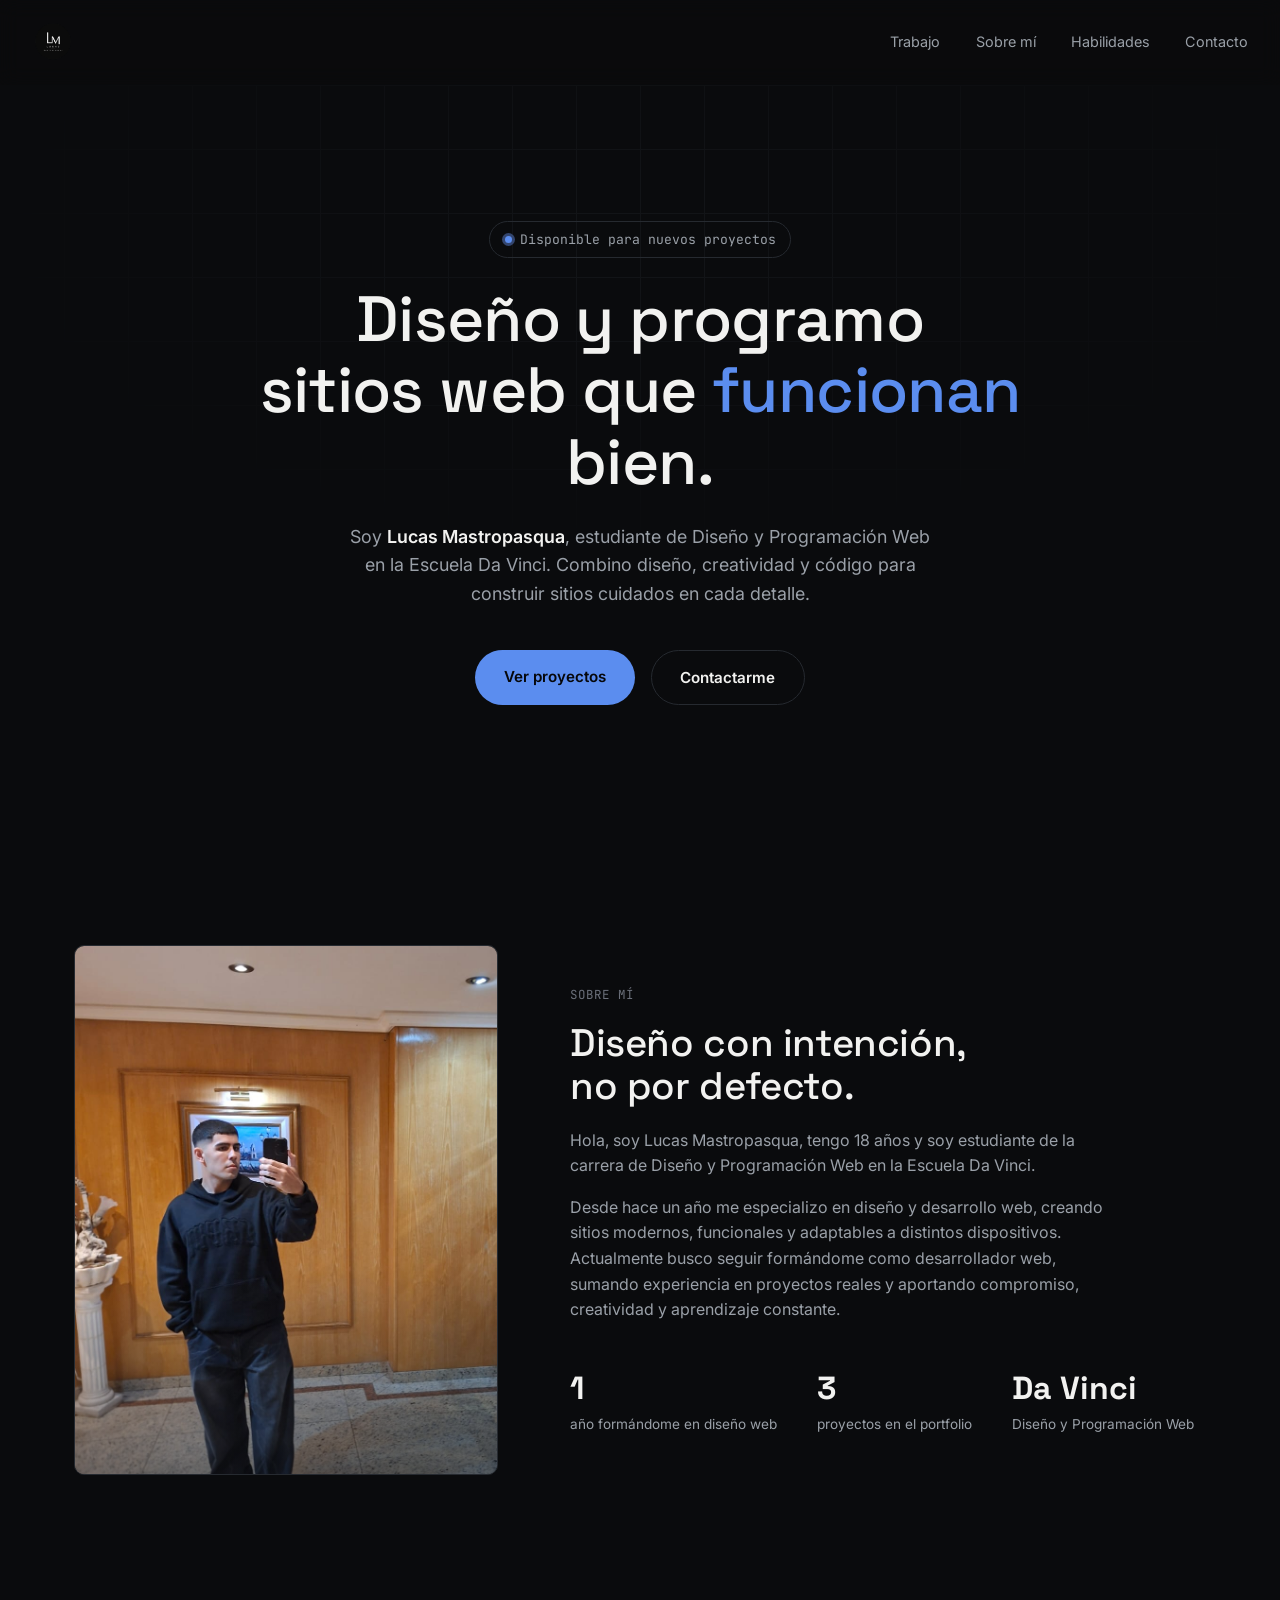
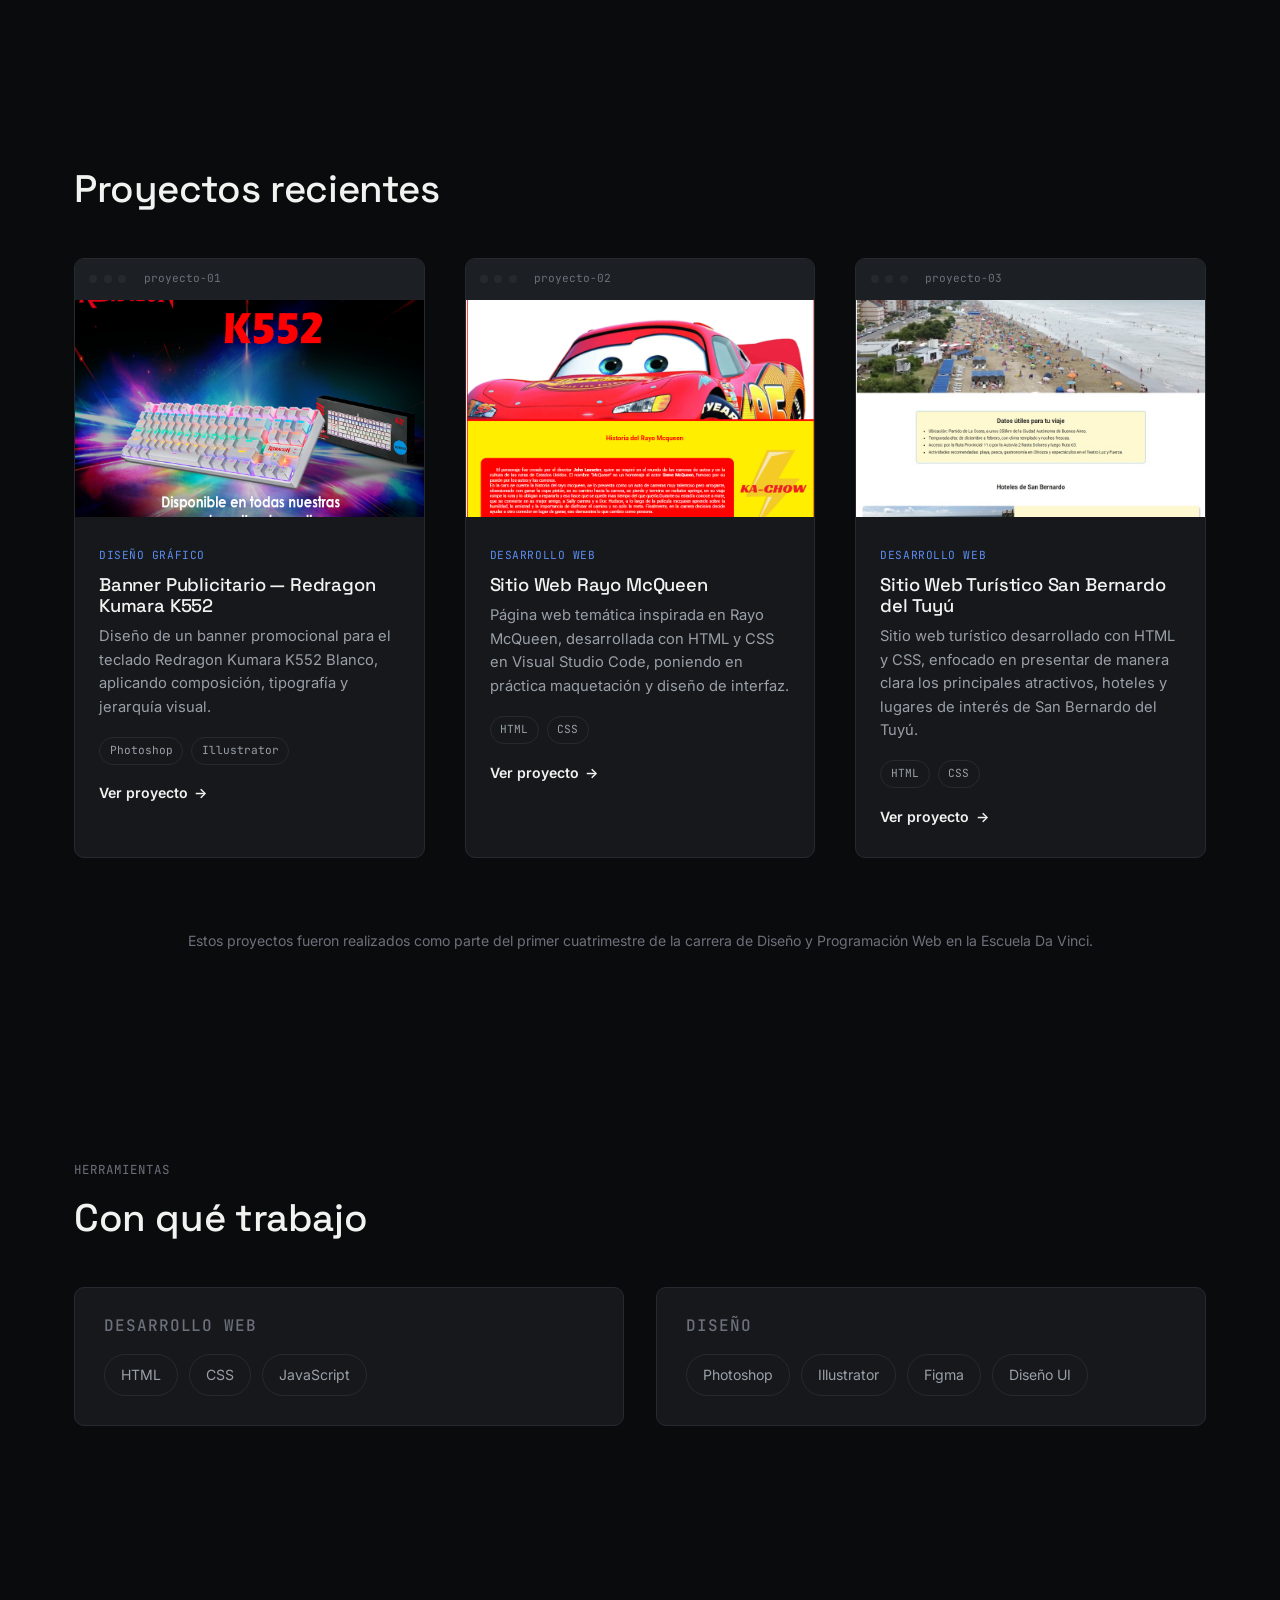
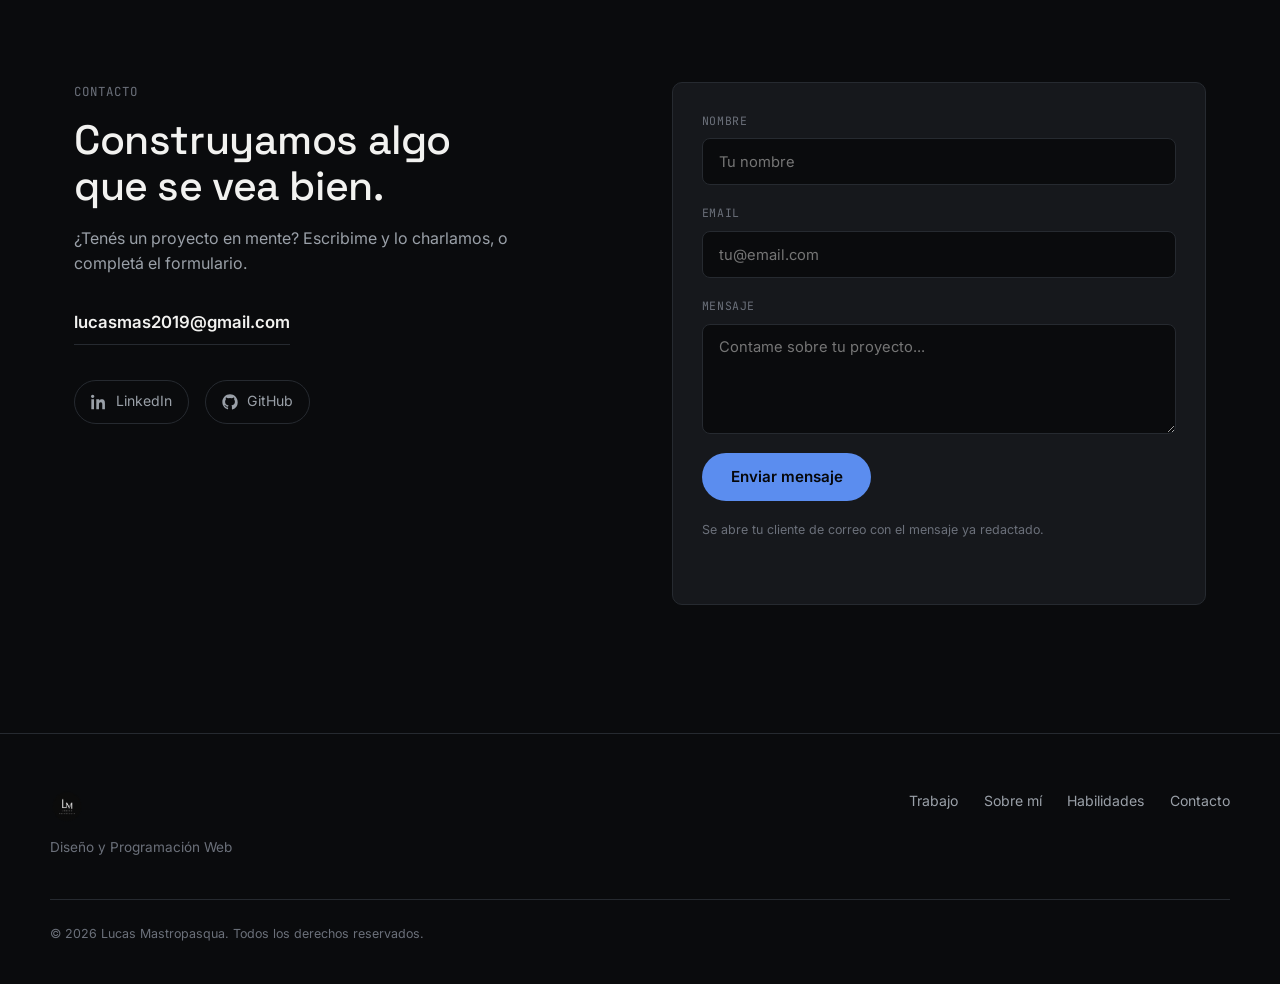
<file: index.html>
<!DOCTYPE html>
<html lang="es">
<head>
<meta charset="UTF-8">
<meta name="viewport" content="width=device-width, initial-scale=1.0">
<title>Lucas Mastropasqua — Diseñador y Programador Web</title>
<meta name="description" content="Portfolio de Lucas Mastropasqua, estudiante de Diseño y Programación Web en la Escuela Da Vinci. Proyectos de desarrollo web y diseño gráfico.">
<meta name="theme-color" content="#0A0B0D">

<meta property="og:type" content="website">
<meta property="og:title" content="Lucas Mastropasqua — Diseñador y Programador Web">
<meta property="og:description" content="Portfolio de Lucas Mastropasqua: proyectos de desarrollo web y diseño gráfico, combinando código y diseño visual.">
<meta property="og:image" content="img/logo.png">
<meta name="twitter:card" content="summary">

<link rel="icon" type="image/png" href="img/logo.png">
<link rel="preconnect" href="https://fonts.googleapis.com">
<link rel="preconnect" href="https://fonts.gstatic.com" crossorigin>
<link href="https://fonts.googleapis.com/css2?family=Space+Grotesk:wght@500;600;700&family=Inter:wght@400;500;600&family=JetBrains+Mono:wght@400;500&display=swap" rel="stylesheet">
<link rel="stylesheet" href="style.css">
</head>
<body>

<a class="skip-link" href="#main">Saltar al contenido</a>

<header class="nav" id="top">
  <a class="logo" href="#top" aria-label="Inicio">
    <img src="logo.png" alt="Lucas Mastropasqua" class="logo-img">
  </a>
  <nav class="nav-links" id="nav-links" aria-label="Navegación principal">
    <a href="#trabajo">Trabajo</a>
    <a href="#sobre-mi">Sobre mí</a>
    <a href="#skills">Habilidades</a>
    <a href="#contacto">Contacto</a>
  </nav>
  <button class="nav-toggle" id="nav-toggle" aria-label="Abrir menú" aria-expanded="false" aria-controls="nav-links">
    <span></span><span></span><span></span>
  </button>
</header>

<main id="main">

<section class="hero">
  <div class="hero-grid" aria-hidden="true"></div>
  <div class="hero-content">
    <p class="eyebrow"><span class="status-dot" aria-hidden="true"></span> Disponible para nuevos proyectos</p>
    <h1>Diseño y programo<br>sitios web que <em>funcionan</em> bien.</h1>
    <p class="hero-sub">Soy <strong>Lucas Mastropasqua</strong>, estudiante de Diseño y Programación Web en la Escuela Da Vinci. Combino diseño, creatividad y código para construir sitios cuidados en cada detalle.</p>
    <div class="hero-actions">
      <a class="btn btn-primary" href="#trabajo">Ver proyectos</a>
      <a class="btn btn-ghost" href="#contacto">Contactarme</a>
    </div>
  </div>
</section>

<section class="about reveal-group" id="sobre-mi">
  <div class="photo-frame reveal">
    <img src="yo.jpeg" alt="Retrato de Lucas Mastropasqua" loading="lazy">
  </div>
  <div class="about-text reveal">
    <span class="section-label">Sobre mí</span>
    <h2>Diseño con intención,<br>no por defecto.</h2>
    <p>Hola, soy Lucas Mastropasqua, tengo 18 años y soy estudiante de la carrera de Diseño y Programación Web en la Escuela Da Vinci.</p>
    <p>Desde hace un año me especializo en diseño y desarrollo web, creando sitios modernos, funcionales y adaptables a distintos dispositivos. Actualmente busco seguir formándome como desarrollador web, sumando experiencia en proyectos reales y aportando compromiso, creatividad y aprendizaje constante.</p>
    <div class="stats">
      <div class="stat">
        <strong>1</strong>
        <span>año formándome en diseño web</span>
      </div>
      <div class="stat">
        <strong>3</strong>
        <span>proyectos en el portfolio</span>
      </div>
      <div class="stat">
        <strong>Da Vinci</strong>
        <span>Diseño y Programación Web</span>
      </div>
    </div>
  </div>
</section>

<section class="work" id="trabajo">
  <span class="section-label reveal">Trabajo seleccionado</span>
  <h2 class="reveal">Proyectos recientes</h2>

  <div class="work-grid reveal-group">
    <article class="project-card reveal">
      <a class="browser-frame browser-frame-link" href="proyecto-1.html" aria-label="Ver detalle del Proyecto 1: Banner Publicitario Redragon Kumara K552">
        <div class="browser-bar">
          <span class="dot"></span><span class="dot"></span><span class="dot"></span>
          <span class="browser-url">proyecto-01</span>
        </div>
        <div class="browser-body">
          <div class="thumb">
            <img src="banner.png" alt="Banner publicitario del teclado Redragon Kumara K552 Blanco" loading="lazy">
          </div>
        </div>
      </a>
      <div class="project-meta">
        <span class="project-type">Diseño gráfico</span>
        <h3>Banner Publicitario — Redragon Kumara K552</h3>
        <p>Diseño de un banner promocional para el teclado Redragon Kumara K552 Blanco, aplicando composición, tipografía y jerarquía visual.</p>
        <ul class="tags">
          <li>Photoshop</li>
          <li>Illustrator</li>
        </ul>
        <a class="btn-project" href="proyecto-1.html">Ver proyecto <span class="arrow" aria-hidden="true">→</span></a>
      </div>
    </article>

    <article class="project-card reveal">
      <a class="browser-frame browser-frame-link" href="proyecto-2.html" aria-label="Ver detalle del Proyecto 2: Sitio Web Rayo McQueen">
        <div class="browser-bar">
          <span class="dot"></span><span class="dot"></span><span class="dot"></span>
          <span class="browser-url">proyecto-02</span>
        </div>
        <div class="browser-body">
          <div class="thumb">
            <img src="web2.png" alt="Vista del sitio web temático de Rayo McQueen" loading="lazy">
          </div>
        </div>
      </a>
      <div class="project-meta">
        <span class="project-type">Desarrollo web</span>
        <h3>Sitio Web Rayo McQueen</h3>
        <p>Página web temática inspirada en Rayo McQueen, desarrollada con HTML y CSS en Visual Studio Code, poniendo en práctica maquetación y diseño de interfaz.</p>
        <ul class="tags">
          <li>HTML</li>
          <li>CSS</li>
        </ul>
        <a class="btn-project" href="proyecto-2.html">Ver proyecto <span class="arrow" aria-hidden="true">→</span></a>
      </div>
    </article>

    <article class="project-card reveal">
      <a class="browser-frame browser-frame-link" href="proyecto-3.html" aria-label="Ver detalle del Proyecto 3: Sitio Web Turístico San Bernardo del Tuyú">
        <div class="browser-bar">
          <span class="dot"></span><span class="dot"></span><span class="dot"></span>
          <span class="browser-url">proyecto-03</span>
        </div>
        <div class="browser-body">
          <div class="thumb">
            <img src="web1.jpeg" alt="Vista del sitio web turístico de San Bernardo del Tuyú" loading="lazy">
          </div>
        </div>
      </a>
      <div class="project-meta">
        <span class="project-type">Desarrollo web</span>
        <h3>Sitio Web Turístico San Bernardo del Tuyú</h3>
        <p>Sitio web turístico desarrollado con HTML y CSS, enfocado en presentar de manera clara los principales atractivos, hoteles y lugares de interés de San Bernardo del Tuyú.</p>
        <ul class="tags">
          <li>HTML</li>
          <li>CSS</li>
        </ul>
        <a class="btn-project" href="proyecto-3.html">Ver proyecto <span class="arrow" aria-hidden="true">→</span></a>
      </div>
    </article>
  </div>
</section>
<p class="work-note reveal">Estos proyectos fueron realizados como parte del primer cuatrimestre de la carrera de Diseño y Programación Web en la Escuela Da Vinci.</p>

<section class="skills" id="skills">
  <span class="section-label reveal">Herramientas</span>
  <h2 class="reveal">Con qué trabajo</h2>
  <div class="skills-grid reveal-group">
    <div class="skills-cat reveal">
      <h3>Desarrollo Web</h3>
      <div class="skills-tags">
        <span>HTML</span>
        <span>CSS</span>
        <span>JavaScript</span>
      </div>
    </div>
    <div class="skills-cat reveal">
      <h3>Diseño</h3>
      <div class="skills-tags">
        <span>Photoshop</span>
        <span>Illustrator</span>
        <span>Figma</span>
        <span>Diseño UI</span>
      </div>
    </div>
  </div>
</section>

<section class="contact" id="contacto">
  <div class="contact-grid">
    <div class="contact-intro reveal">
      <span class="section-label">Contacto</span>
      <h2>Construyamos algo<br>que se vea bien.</h2>
      <p>¿Tenés un proyecto en mente? Escribime y lo charlamos, o completá el formulario.</p>
      <a class="contact-direct" href="mailto:lucasmas2019@gmail.com">lucasmas2019@gmail.com</a>
      <div class="socials">
        <a class="social-link" href="https://www.linkedin.com/in/lucasmastropasqua" target="_blank" rel="noopener noreferrer">
          <svg viewBox="0 0 24 24" fill="currentColor" aria-hidden="true"><path d="M4.98 3.5C4.98 4.88 3.9 6 2.5 6S0 4.88 0 3.5 1.12 1 2.5 1s2.48 1.12 2.48 2.5zM.5 8h4V23h-4V8zM8.5 8h3.8v2.05h.05c.53-1 1.83-2.05 3.77-2.05 4.03 0 4.78 2.65 4.78 6.1V23h-4v-6.9c0-1.65-.03-3.77-2.3-3.77-2.3 0-2.65 1.8-2.65 3.65V23h-4V8z"/></svg>
          LinkedIn
        </a>
        <a class="social-link" href="https://github.com/lucasmas2019-ui" target="_blank" rel="noopener noreferrer">
          <svg viewBox="0 0 24 24" fill="currentColor" aria-hidden="true"><path d="M12 .5C5.65.5.5 5.65.5 12c0 5.08 3.29 9.39 7.86 10.91.57.1.78-.25.78-.55 0-.27-.01-1.16-.02-2.11-3.2.7-3.88-1.35-3.88-1.35-.52-1.34-1.28-1.69-1.28-1.69-1.04-.72.08-.7.08-.7 1.16.08 1.77 1.19 1.77 1.19 1.03 1.77 2.7 1.26 3.36.96.1-.75.4-1.26.73-1.55-2.56-.29-5.25-1.28-5.25-5.71 0-1.26.45-2.29 1.19-3.1-.12-.29-.52-1.47.11-3.06 0 0 .97-.31 3.18 1.18a11.1 11.1 0 0 1 5.79 0c2.2-1.49 3.17-1.18 3.17-1.18.64 1.59.24 2.77.12 3.06.74.81 1.18 1.84 1.18 3.1 0 4.44-2.7 5.42-5.27 5.7.42.36.78 1.08.78 2.18 0 1.58-.02 2.85-.02 3.24 0 .3.21.66.79.55A10.52 10.52 0 0 0 23.5 12C23.5 5.65 18.35.5 12 .5z"/></svg>
          GitHub
        </a>
      </div>
    </div>

    <form class="contact-form reveal" id="contact-form" novalidate>
      <div class="form-field">
        <label for="name">Nombre</label>
        <input type="text" id="name" name="name" placeholder="Tu nombre" required>
      </div>
      <div class="form-field">
        <label for="email">Email</label>
        <input type="email" id="email" name="email" placeholder="tu@email.com" required>
      </div>
      <div class="form-field">
        <label for="message">Mensaje</label>
        <textarea id="message" name="message" placeholder="Contame sobre tu proyecto..." required></textarea>
      </div>
      <button class="btn btn-primary form-submit" type="submit">Enviar mensaje</button>
      <p class="form-note">Se abre tu cliente de correo con el mensaje ya redactado.</p>
      <p class="form-status" id="form-status" role="status"></p>
    </form>
  </div>
</section>

</main>

<footer class="footer">
  <div class="footer-inner">
    <div class="footer-brand">
      <img src="logo.png" alt="Lucas Mastropasqua" class="logo-img">
      <p>Diseño y Programación Web</p>
    </div>
    <nav class="footer-links" aria-label="Enlaces del footer">
      <a href="#trabajo">Trabajo</a>
      <a href="#sobre-mi">Sobre mí</a>
      <a href="#skills">Habilidades</a>
      <a href="#contacto">Contacto</a>
    </nav>
  </div>
  <div class="footer-bottom">
    <span>© 2026 Lucas Mastropasqua. Todos los derechos reservados.</span>
  </div>
</footer>

<script src="main.js"></script>
</body>
</html>
</file>
<file: style.css>
:root{
  --bg:            #0A0B0D;
  --surface:       #16181C;
  --surface-2:     #1C1F24;
  --line:          #262A30;
  --text:          #F2F2F0;
  --text-muted:    #9AA0A8;
  --text-dim:      #6B707A;
  --accent:        #5B8DEF;
  --accent-dim:    #33456E;

  --font-display: "Space Grotesk", sans-serif;
  --font-body:    "Inter", sans-serif;
  --font-mono:    "JetBrains Mono", monospace;

  --container: 1180px;
  --radius: 10px;
  --ease: cubic-bezier(.22,.61,.36,1);
}

@media (prefers-reduced-motion: reduce){
  *{ animation-duration: .001ms !important; transition-duration: .001ms !important; scroll-behavior: auto !important; }
}

*{ box-sizing: border-box; margin:0; padding:0; }

html{ scroll-behavior: smooth; }

body{
  background: var(--bg);
  color: var(--text);
  font-family: var(--font-body);
  font-size: 16px;
  line-height: 1.6;
  -webkit-font-smoothing: antialiased;
  overflow-x: hidden;
}

a{ color: inherit; text-decoration: none; }
img{ display:block; max-width:100%; }
ul{ list-style:none; }

h1,h2,h3{ font-family: var(--font-display); font-weight: 500; line-height: 1.12; letter-spacing: -.01em; }

section{ padding: 8rem 1.5rem; max-width: var(--container); margin: 0 auto; }

.section-label{
  display:block;
  font-family: var(--font-mono);
  font-size: .78rem;
  letter-spacing: .08em;
  text-transform: uppercase;
  color: var(--text-dim);
  margin-bottom: 1rem;
}

:focus-visible{
  outline: 2px solid var(--accent);
  outline-offset: 3px;
}

.reveal{
  opacity: 0;
  transform: translateY(28px);
  transition: opacity .7s var(--ease), transform .7s var(--ease);
}
.reveal.is-visible{ opacity: 1; transform: none; }
.reveal-group .reveal:nth-child(2){ transition-delay: .08s; }
.reveal-group .reveal:nth-child(3){ transition-delay: .16s; }
.reveal-group .reveal:nth-child(4){ transition-delay: .24s; }

.skip-link{
  position:absolute;
  left: -999px;
  top: 0;
  background: var(--accent);
  color: #06070A;
  padding: .8rem 1.2rem;
  z-index: 999;
  border-radius: 0 0 8px 0;
  font-size: .9rem;
  font-weight: 600;
}
.skip-link:focus{ left: 0; }

.nav{
  position: sticky;
  top: 0;
  z-index: 50;
  display:flex;
  align-items:center;
  justify-content:space-between;
  padding: 1.3rem 2rem;
  background: rgba(10,11,13,.6);
  backdrop-filter: blur(10px);
  border-bottom: 1px solid transparent;
  transition: background .3s var(--ease), border-color .3s var(--ease), padding .3s var(--ease);
}
.nav.scrolled{
  background: rgba(10,11,13,.9);
  border-bottom-color: var(--line);
  padding: 1rem 2rem;
}

.logo{ display:flex; align-items:center; }
.logo-img{ height: 42px; width: auto; }

.nav-links{ display:flex; gap: 2.2rem; }
.nav-links a{
  position: relative;
  font-size: .9rem;
  color: var(--text-muted);
  transition: color .2s var(--ease);
  padding: .2rem 0;
}
.nav-links a::after{
  content:"";
  position:absolute;
  left:0; right:0; bottom:-4px;
  height:1px;
  background: var(--accent);
  transform: scaleX(0);
  transform-origin: left;
  transition: transform .25s var(--ease);
}
.nav-links a:hover{ color: var(--text); }
.nav-links a:hover::after{ transform: scaleX(1); }

.nav-toggle{
  display: none;
  flex-direction: column;
  justify-content: center;
  gap: 5px;
  width: 36px;
  height: 36px;
  background: none;
  border: none;
  cursor: pointer;
  padding: 0;
}
.nav-toggle span{
  display: block;
  width: 100%;
  height: 2px;
  background: var(--text);
  border-radius: 2px;
  transition: transform .25s var(--ease), opacity .2s var(--ease);
}
.nav-toggle.open span:nth-child(1){ transform: translateY(7px) rotate(45deg); }
.nav-toggle.open span:nth-child(2){ opacity: 0; }
.nav-toggle.open span:nth-child(3){ transform: translateY(-7px) rotate(-45deg); }

.hero{
  position: relative;
  max-width: none;
  padding: 8.5rem 1.5rem 7rem;
  overflow: hidden;
}
.hero-grid{
  position:absolute;
  inset:0;
  background-image:
    linear-gradient(var(--line) 1px, transparent 1px),
    linear-gradient(90deg, var(--line) 1px, transparent 1px);
  background-size: 64px 64px;
  mask-image: radial-gradient(ellipse 70% 60% at 50% 20%, black 10%, transparent 75%);
  opacity: .3;
}
.hero-content{
  position:relative;
  max-width: 800px;
  margin: 0 auto;
  text-align:center;
  animation: rise .8s var(--ease) both;
}
@keyframes rise{
  from{ opacity:0; transform: translateY(18px); }
  to{ opacity:1; transform:none; }
}

.eyebrow{
  display:inline-flex;
  align-items:center;
  gap:.5rem;
  font-family: var(--font-mono);
  font-size: .82rem;
  color: var(--text-muted);
  margin-bottom: 1.6rem;
  border: 1px solid var(--line);
  padding: .45rem .9rem;
  border-radius: 999px;
}
.status-dot{
  width: 7px; height: 7px;
  border-radius: 50%;
  background: var(--accent);
  box-shadow: 0 0 0 3px var(--accent-dim);
  animation: pulse 2s ease-in-out infinite;
}
@keyframes pulse{
  0%,100%{ opacity: 1; }
  50%{ opacity: .4; }
}

.hero h1{
  font-size: clamp(2.3rem, 5.2vw, 4rem);
  margin-bottom: 1.5rem;
}
.hero h1 em{ font-style: normal; color: var(--accent); }

.hero-sub{
  color: var(--text-muted);
  font-size: 1.12rem;
  max-width: 580px;
  margin: 0 auto 2.6rem;
}
.hero-sub strong{ color: var(--text); font-weight: 600; }

.hero-actions{
  display:flex;
  gap: 1rem;
  justify-content:center;
  flex-wrap: wrap;
}

.btn{
  display:inline-block;
  padding: .9rem 1.8rem;
  border-radius: 999px;
  font-size: .95rem;
  font-weight: 600;
  transition: transform .2s var(--ease), background .2s var(--ease), border-color .2s var(--ease), box-shadow .2s var(--ease);
}
.btn-primary{
  background: var(--accent);
  color: #06070A;
}
.btn-primary:hover{ transform: translateY(-2px); box-shadow: 0 8px 24px -8px var(--accent-dim); }
.btn-ghost{
  border: 1px solid var(--line);
  color: var(--text);
}
.btn-ghost:hover{ border-color: var(--accent); transform: translateY(-2px); }

.about{
  display:grid;
  grid-template-columns: .8fr 1.2fr;
  gap: 4.5rem;
  align-items:center;
}

.photo-frame{
  position: relative;
  aspect-ratio: 4/5;
  border-radius: var(--radius);
  overflow:hidden;
  border: 1px solid var(--line);
  background: var(--surface);
}
.photo-frame img{ width:100%; height:100%; object-fit:cover; }
.photo-frame::after{
  content:"";
  position:absolute; inset:0;
  background: linear-gradient(180deg, transparent 60%, rgba(10,11,13,.55));
  pointer-events:none;
}

.img-placeholder{
  aspect-ratio: 4/5;
  border: 1px dashed var(--line);
  border-radius: var(--radius);
  background: var(--surface);
  display:flex;
  flex-direction:column;
  align-items:center;
  justify-content:center;
  gap: .3rem;
  color: var(--text-muted);
  text-align:center;
  padding: 1rem;
}
.img-placeholder span{ font-size: .95rem; }
.img-placeholder small{ font-family: var(--font-mono); font-size: .7rem; opacity: .7; }

.about-text h2{ font-size: clamp(1.8rem, 3vw, 2.6rem); margin-bottom: 1.3rem; }
.about-text p{ color: var(--text-muted); margin-bottom: 1rem; max-width: 540px; }

.stats{
  display:flex;
  gap: 2.5rem;
  margin-top: 2.5rem;
  flex-wrap: wrap;
}
.stat{ display:flex; flex-direction:column; }
.stat strong{
  font-family: var(--font-display);
  font-size: 2rem;
  color: var(--text);
}
.stat span{ font-size: .85rem; color: var(--text-muted); }

.work h2{ font-size: clamp(1.8rem, 3vw, 2.6rem); margin-bottom: 3rem; }

.work-grid{
  display:grid;
  grid-template-columns: repeat(auto-fit, minmax(320px, 1fr));
  gap: 2.5rem;
}

.project-card{
  background: var(--surface);
  border: 1px solid var(--line);
  border-radius: var(--radius);
  overflow:hidden;
  transition: transform .3s var(--ease), border-color .3s var(--ease), box-shadow .3s var(--ease);
}
.project-card:hover{
  transform: translateY(-6px);
  border-color: var(--accent-dim);
  box-shadow: 0 20px 40px -24px rgba(0,0,0,.6);
}

.browser-frame{ border-bottom: 1px solid var(--line); }

.browser-bar{
  display:flex;
  align-items:center;
  gap: .4rem;
  padding: .7rem .9rem;
  background: var(--surface-2);
}
.dot{ width: 8px; height: 8px; border-radius: 50%; background: var(--line); }
.browser-url{
  margin-left: .7rem;
  font-family: var(--font-mono);
  font-size: .7rem;
  color: var(--text-dim);
}

.browser-body{ overflow:hidden; }
.browser-body .thumb{
  aspect-ratio: 16/10;
  overflow:hidden;
  background: var(--surface-2);
}
.browser-body .thumb img{
  width:100%; height:100%; object-fit:cover;
  transition: transform .5s var(--ease);
}
.project-card:hover .thumb img{ transform: scale(1.05); }

.browser-body .img-placeholder{ aspect-ratio: 16/10; border:none; border-radius:0; }

.project-meta{ padding: 1.5rem 1.5rem 1.7rem; }
.project-type{
  display:inline-block;
  font-family: var(--font-mono);
  font-size: .7rem;
  letter-spacing: .05em;
  text-transform: uppercase;
  color: var(--accent);
  margin-bottom: .6rem;
}
.project-meta h3{ font-size: 1.15rem; margin-bottom: .55rem; }
.project-meta p{ color: var(--text-muted); font-size: .92rem; margin-bottom: 1.1rem; }

.tags{ display:flex; gap: .5rem; flex-wrap: wrap; }
.tags li{
  font-family: var(--font-mono);
  font-size: .7rem;
  color: var(--text-muted);
  border: 1px solid var(--line);
  padding: .25rem .6rem;
  border-radius: 999px;
}

.btn-project{
  display:inline-flex;
  align-items:center;
  gap: .4rem;
  margin-top: 1.1rem;
  font-size: .88rem;
  font-weight: 600;
  color: var(--text);
}
.btn-project .arrow{ transition: transform .2s var(--ease); }
.btn-project:hover .arrow{ transform: translateX(4px); }
.btn-project:hover{ color: var(--accent); }

.work-note{
  color: var(--text-dim);
  text-align: center;
  font-size: .88rem;
  max-width: var(--container);
  margin: -3.5rem auto 0;
  padding: 0 1.5rem 5rem;
}

.skills h2{ font-size: clamp(1.8rem, 3vw, 2.6rem); margin-bottom: 3rem; }

.skills-grid{
  display:grid;
  grid-template-columns: repeat(auto-fit, minmax(260px, 1fr));
  gap: 2rem;
}
.skills-cat{
  border: 1px solid var(--line);
  border-radius: var(--radius);
  padding: 1.8rem;
  background: var(--surface);
}
.skills-cat h3{
  font-size: 1rem;
  font-family: var(--font-mono);
  text-transform: uppercase;
  letter-spacing: .06em;
  color: var(--text-dim);
  margin-bottom: 1.2rem;
  font-weight: 500;
}
.skills-tags{ display:flex; flex-wrap:wrap; gap: .7rem; }
.skills-tags span{
  font-size: .88rem;
  padding: .55rem 1rem;
  border: 1px solid var(--line);
  border-radius: 999px;
  color: var(--text-muted);
  transition: color .2s var(--ease), border-color .2s var(--ease), transform .2s var(--ease);
}
.skills-tags span:hover{ color: var(--text); border-color: var(--accent-dim); transform: translateY(-2px); }

.contact-grid{
  display:grid;
  grid-template-columns: 1fr 1fr;
  gap: 4rem;
  align-items: start;
}
.contact-intro h2{ font-size: clamp(1.8rem, 3.2vw, 2.6rem); margin-bottom: 1rem; }
.contact-intro > p{ color: var(--text-muted); margin-bottom: 2rem; max-width: 440px; }

.contact-direct{
  display:inline-flex;
  align-items:center;
  gap:.6rem;
  font-size: 1.05rem;
  font-weight: 600;
  margin-bottom: 2.2rem;
  border-bottom: 1px solid var(--line);
  padding-bottom: .5rem;
  transition: border-color .2s var(--ease), color .2s var(--ease);
}
.contact-direct:hover{ color: var(--accent); border-color: var(--accent); }

.socials{ display:flex; gap: 1rem; flex-wrap: wrap; }
.social-link{
  display: inline-flex;
  align-items: center;
  gap: .55rem;
  font-size: .88rem;
  color: var(--text-muted);
  border: 1px solid var(--line);
  padding: .6rem 1rem;
  border-radius: 999px;
  transition: color .2s var(--ease), border-color .2s var(--ease), transform .2s var(--ease);
}
.social-link:hover{ color: var(--text); border-color: var(--accent-dim); transform: translateY(-2px); }
.social-link svg{ width: 16px; height: 16px; }

.contact-form{
  display:flex;
  flex-direction:column;
  gap: 1.2rem;
  border: 1px solid var(--line);
  border-radius: var(--radius);
  padding: 1.8rem;
  background: var(--surface);
}
.form-field{ display:flex; flex-direction:column; gap: .5rem; }
.form-field label{
  font-family: var(--font-mono);
  font-size: .72rem;
  text-transform: uppercase;
  letter-spacing: .05em;
  color: var(--text-dim);
}
.form-field input,
.form-field textarea{
  background: var(--bg);
  border: 1px solid var(--line);
  border-radius: 8px;
  padding: .85rem 1rem;
  color: var(--text);
  font-family: var(--font-body);
  font-size: .92rem;
  transition: border-color .2s var(--ease);
  resize: vertical;
}
.form-field textarea{ min-height: 110px; }
.form-field input:focus,
.form-field textarea:focus{ outline:none; border-color: var(--accent); }
.form-field input:invalid:not(:placeholder-shown),
.form-field textarea:invalid:not(:placeholder-shown){ border-color: #B45757; }

.form-submit{
  align-self: flex-start;
  border: none;
  cursor: pointer;
  font-family: var(--font-body);
}
.form-note{
  font-size: .78rem;
  color: var(--text-dim);
}
.form-status{
  font-size: .85rem;
  color: var(--accent);
  min-height: 1.2em;
}

.footer{
  border-top: 1px solid var(--line);
  padding: 3.5rem 1.5rem 2.5rem;
}
.footer-inner{
  max-width: var(--container);
  margin: 0 auto;
  display:flex;
  justify-content: space-between;
  align-items:flex-start;
  gap: 2rem;
  flex-wrap: wrap;
}
.footer-brand .logo-img{ height: 34px; margin-bottom: .8rem; }
.footer-brand p{ color: var(--text-dim); font-size: .85rem; }
.footer-links{ display:flex; gap: 1.6rem; flex-wrap: wrap; }
.footer-links a{ color: var(--text-muted); font-size: .88rem; transition: color .2s var(--ease); }
.footer-links a:hover{ color: var(--text); }
.footer-bottom{
  max-width: var(--container);
  margin: 2.5rem auto 0;
  padding-top: 1.5rem;
  border-top: 1px solid var(--line);
  color: var(--text-dim);
  font-size: .78rem;
  display:flex;
  justify-content:space-between;
  flex-wrap: wrap;
  gap: .5rem;
}

@media (max-width: 860px){
  .about{ grid-template-columns: 1fr; }
  .contact-grid{ grid-template-columns: 1fr; }
  .nav-links{ gap: 1.2rem; }
}

@media (max-width: 700px){
  .nav-toggle{ display: flex; }
  .nav-links{
    position: absolute;
    top: 100%;
    left: 0;
    right: 0;
    flex-direction: column;
    gap: 0;
    background: var(--bg);
    border-bottom: 1px solid var(--line);
    max-height: 0;
    overflow: hidden;
    transition: max-height .3s var(--ease);
  }
  .nav-links.open{ max-height: 340px; }
  .nav-links a{ padding: 1rem 1.5rem; border-top: 1px solid var(--line); }
  .nav-links a::after{ display:none; }

  section{ padding: 5rem 1.2rem; }
  .hero{ padding: 7rem 1.2rem 4.5rem; }
}

@media (max-width: 560px){
  .nav{ padding: 1.1rem 1.2rem; }
  .footer-inner{ flex-direction:column; }
  .footer-bottom{ flex-direction:column; text-align:center; justify-content:center; }
  .stats{ gap: 1.6rem; }
  .hero-actions{ flex-direction:column; width:100%; }
  .hero-actions .btn{ text-align:center; }
}
</file>
